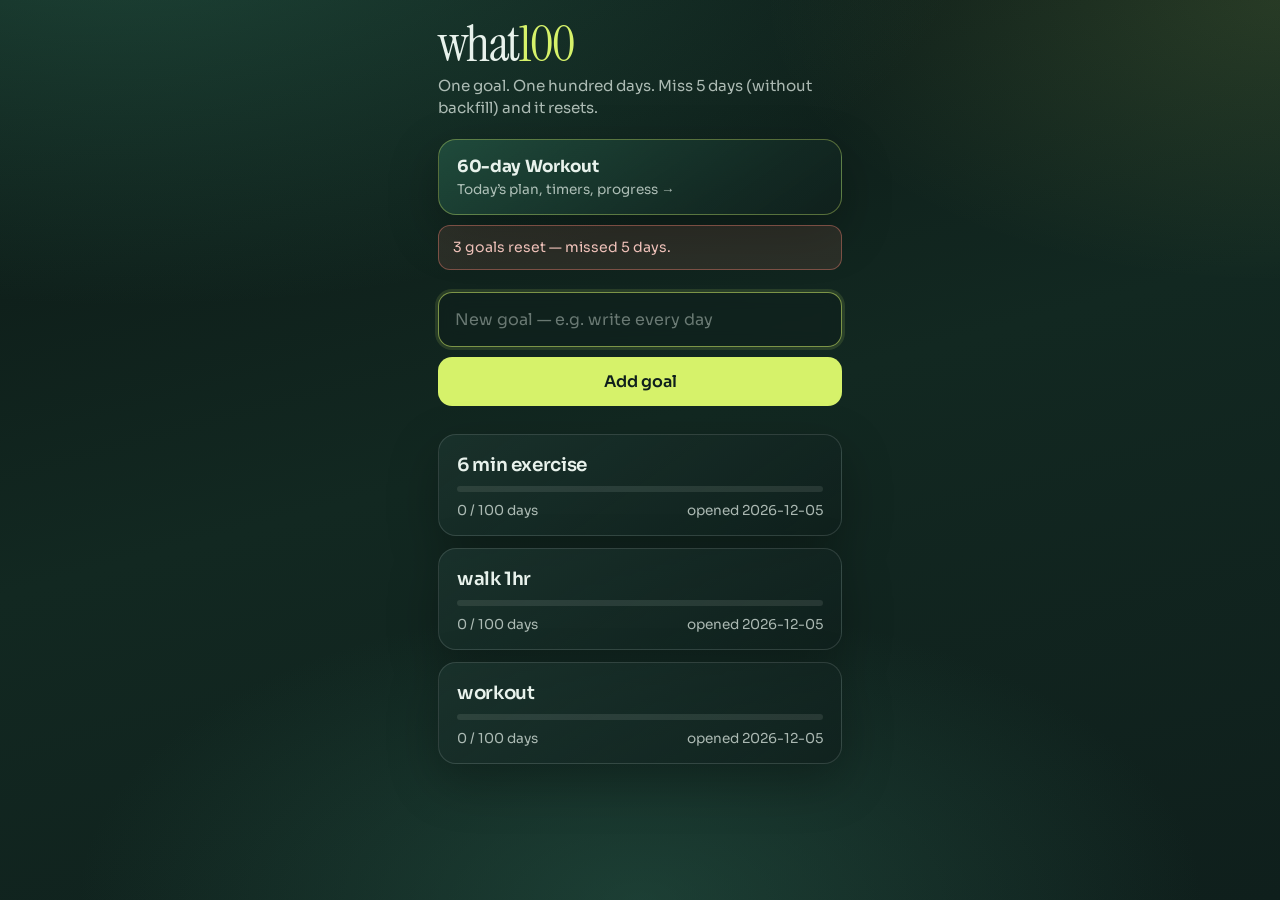
<file: index.html>
<!DOCTYPE html>
<html lang="en">
  <head>
    <meta charset="UTF-8" />
    <meta
      name="viewport"
      content="width=device-width, initial-scale=1, viewport-fit=cover"
    />
    <meta name="theme-color" content="#0f1f1c" />
    <meta name="apple-mobile-web-app-capable" content="yes" />
    <meta name="apple-mobile-web-app-status-bar-style" content="black-translucent" />
    <meta name="apple-mobile-web-app-title" content="what100" />
    <meta name="description" content="Track a 100-day record for each goal." />
    <link rel="manifest" href="./manifest.webmanifest" />
    <link rel="icon" type="image/svg+xml" href="./icons/icon.svg" />
    <link rel="apple-touch-icon" href="./icons/apple-touch-icon.png" />
    <link rel="preconnect" href="https://fonts.googleapis.com" />
    <link rel="preconnect" href="https://fonts.gstatic.com" crossorigin />
    <link
      href="https://fonts.googleapis.com/css2?family=Instrument+Serif:ital@0;1&family=Sora:wght@400;500;600;700&display=swap"
      rel="stylesheet"
    />
    <link rel="stylesheet" href="./styles.css" />
    <title>what100</title>
  </head>
  <body>
    <div class="atmosphere" aria-hidden="true"></div>
    <div id="app" class="app"></div>
    <script src="./app.js"></script>
  </body>
</html>
</file>
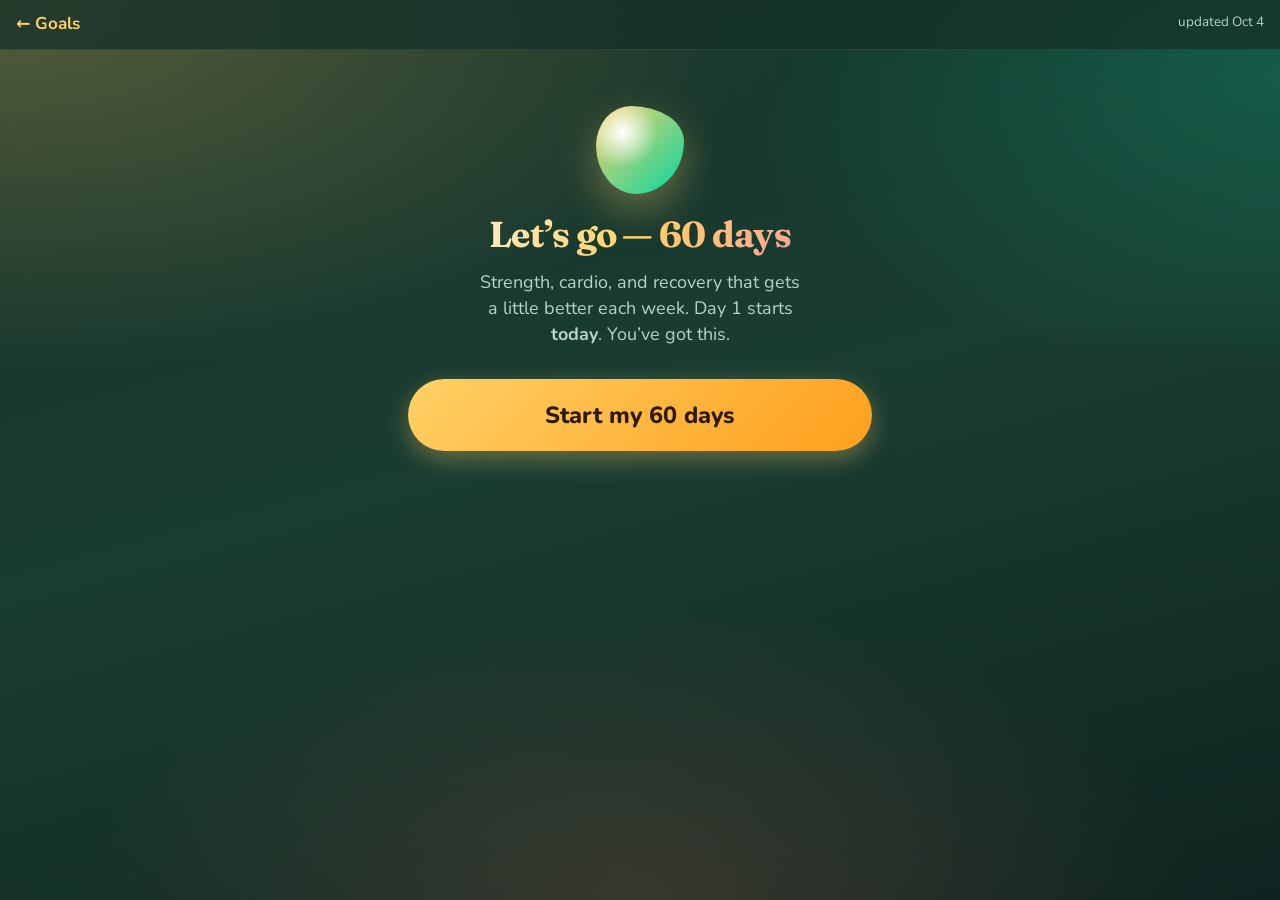
<file: workout.html>
<!DOCTYPE html>
<html lang="en">
<head>
  <meta charset="UTF-8" />
  <meta name="viewport" content="width=device-width, initial-scale=1, viewport-fit=cover" />
  <meta name="theme-color" content="#143028" />
  <meta name="apple-mobile-web-app-capable" content="yes" />
  <meta name="apple-mobile-web-app-status-bar-style" content="black-translucent" />
  <meta name="apple-mobile-web-app-title" content="what100 Workout" />
  <meta name="description" content="60-day workout tracker — what100" />
  <link rel="manifest" href="./manifest.webmanifest" />
  <link rel="preconnect" href="https://fonts.googleapis.com" />
  <link rel="preconnect" href="https://fonts.gstatic.com" crossorigin />
  <link href="https://fonts.googleapis.com/css2?family=Nunito:wght@500;700;800&family=Fraunces:opsz,wght@9..144,600;9..144,700&display=swap" rel="stylesheet" />
  <title>Workout — what100</title>
  <style>
    :root {
      --bg: #143028;
      --surface: rgba(255, 248, 240, 0.08);
      --surface2: rgba(255, 248, 240, 0.14);
      --text: #fff8f0;
      --muted: #b7d4c4;
      --accent: #ffd166;
      --accent-2: #06d6a0;
      --accent-dim: #f4a261;
      --warn: #ffb703;
      --danger: #ff6b6b;
      --work: #ff6b6b;
      --rest: #4cc9f0;
      --radius: 18px;
      --tap: 48px;
      --font: "Nunito", system-ui, sans-serif;
      --display: "Fraunces", Georgia, serif;
      --safe-b: env(safe-area-inset-bottom, 0px);
      --safe-t: env(safe-area-inset-top, 0px);
      --shadow: 0 12px 32px rgba(0, 0, 0, 0.22);
    }
    *, *::before, *::after { box-sizing: border-box; }
    html { font-size: 18px; }
    body {
      margin: 0;
      font-family: var(--font);
      color: var(--text);
      line-height: 1.45;
      min-height: 100dvh;
      padding-top: var(--safe-t);
      padding-bottom: calc(72px + var(--safe-b));
      background:
        radial-gradient(120% 80% at 0% 0%, rgba(255, 209, 102, 0.28), transparent 52%),
        radial-gradient(90% 70% at 100% 8%, rgba(6, 214, 160, 0.22), transparent 48%),
        radial-gradient(80% 60% at 50% 100%, rgba(255, 122, 89, 0.16), transparent 55%),
        linear-gradient(165deg, #143028 0%, #1a3d32 48%, #0f2420 100%);
      background-attachment: fixed;
    }
    a { color: var(--accent); text-decoration: none; font-weight: 700; }
    a:active { opacity: 0.85; }
    .top-nav {
      padding: 12px 16px;
      font-size: 0.95rem;
      border-bottom: 1px solid rgba(255, 255, 255, 0.08);
      background: rgba(20, 48, 40, 0.75);
      backdrop-filter: blur(10px);
      position: sticky;
      top: 0;
      z-index: 50;
    }
    #app {
      padding: 16px;
      max-width: 520px;
      margin: 0 auto;
      animation: rise 320ms ease-out;
    }
    @keyframes rise {
      from { opacity: 0; transform: translateY(10px); }
      to { opacity: 1; transform: translateY(0); }
    }
    h1, h2, h3 { margin: 0 0 0.5rem; font-weight: 700; line-height: 1.25; }
    h1 {
      font-family: var(--display);
      font-size: 1.55rem;
      letter-spacing: -0.02em;
    }
    h2 { font-size: 1.15rem; margin-top: 1.25rem; }
    .muted { color: var(--muted); font-size: 0.88rem; }
    .hint { color: var(--muted); font-size: 0.85rem; margin: 4px 0 10px; }
    .card {
      background: linear-gradient(160deg, rgba(255,248,240,0.12), rgba(255,248,240,0.05));
      border-radius: var(--radius);
      padding: 16px;
      margin-bottom: 14px;
      border: 1px solid rgba(255, 248, 240, 0.12);
      box-shadow: var(--shadow);
      backdrop-filter: blur(8px);
    }
    .progress-bar-wrap {
      height: 12px;
      background: rgba(255, 255, 255, 0.12);
      border-radius: 999px;
      overflow: hidden;
      margin: 10px 0 18px;
    }
    .progress-bar-fill {
      height: 100%;
      background: linear-gradient(90deg, var(--accent-2), var(--accent), #ff8fab);
      border-radius: 999px;
      transition: width 0.4s ease;
      box-shadow: 0 0 12px rgba(255, 209, 102, 0.45);
    }
    .btn {
      display: inline-flex;
      align-items: center;
      justify-content: center;
      min-height: var(--tap);
      min-width: var(--tap);
      padding: 12px 20px;
      border: none;
      border-radius: 999px;
      font-size: 1rem;
      font-weight: 800;
      font-family: inherit;
      cursor: pointer;
      background: var(--surface2);
      color: var(--text);
      touch-action: manipulation;
      transition: transform 140ms ease, filter 140ms ease;
    }
    .btn:active { transform: scale(0.97); }
    .btn-primary {
      background: linear-gradient(135deg, var(--accent), #ff9f1c);
      color: #2b1a08;
      width: 100%;
      box-shadow: 0 8px 24px rgba(255, 209, 102, 0.35);
    }
    .btn-primary:active { filter: brightness(0.95); }
    .btn-ghost {
      background: transparent;
      border: 2px solid rgba(255, 255, 255, 0.18);
    }
    .btn-sm { min-height: 40px; padding: 8px 14px; font-size: 0.9rem; }
    .btn-huge {
      min-height: 72px;
      font-size: 1.3rem;
      width: 100%;
      margin: 8px 0;
    }
    .start-hero {
      text-align: center;
      padding: 40px 12px 28px;
    }
    .start-hero h1 {
      font-size: 2rem;
      background: linear-gradient(120deg, #fff8f0, var(--accent), #ff8fab);
      -webkit-background-clip: text;
      background-clip: text;
      color: transparent;
    }
    .start-blob {
      width: 88px;
      height: 88px;
      margin: 0 auto 18px;
      border-radius: 40% 60% 55% 45% / 45% 40% 60% 55%;
      background:
        radial-gradient(circle at 30% 30%, #fff, transparent 40%),
        linear-gradient(135deg, var(--accent), var(--accent-2));
      animation: blob 4s ease-in-out infinite;
      box-shadow: 0 16px 40px rgba(255, 209, 102, 0.35);
    }
    @keyframes blob {
      0%, 100% { border-radius: 40% 60% 55% 45% / 45% 40% 60% 55%; transform: rotate(0deg); }
      50% { border-radius: 55% 45% 40% 60% / 50% 55% 45% 50%; transform: rotate(6deg); }
    }
    .start-hero p { color: var(--muted); max-width: 320px; margin: 12px auto 24px; }
    .check-row {
      display: flex;
      align-items: flex-start;
      gap: 12px;
      padding: 14px 0;
      border-bottom: 1px solid rgba(255, 255, 255, 0.08);
    }
    .check-row:last-child { border-bottom: none; }
    .check-btn {
      flex-shrink: 0;
      width: var(--tap);
      height: var(--tap);
      border-radius: 16px;
      border: 2px solid rgba(255, 255, 255, 0.28);
      background: rgba(255, 255, 255, 0.04);
      cursor: pointer;
      display: flex;
      align-items: center;
      justify-content: center;
      font-size: 1.4rem;
      color: transparent;
      transition: transform 160ms ease, background 160ms ease, border-color 160ms ease;
    }
    .check-btn.done {
      background: linear-gradient(135deg, var(--accent-2), #80ed99);
      border-color: transparent;
      color: #0d3b2e;
      transform: scale(1.05);
      animation: checkPop 280ms ease;
    }
    @keyframes checkPop {
      0% { transform: scale(0.85); }
      60% { transform: scale(1.12); }
      100% { transform: scale(1.05); }
    }
    .ex-body { flex: 1; min-width: 0; }
    .ex-title { font-weight: 800; }
    .stepper {
      display: flex;
      align-items: center;
      gap: 8px;
      flex-wrap: wrap;
      margin: 8px 0;
    }
    .stepper button {
      width: var(--tap);
      height: var(--tap);
      border-radius: 16px;
      border: none;
      background: rgba(255, 255, 255, 0.12);
      color: var(--text);
      font-size: 1.5rem;
      font-weight: 800;
      cursor: pointer;
      touch-action: manipulation;
    }
    .stepper .val {
      min-width: 56px;
      text-align: center;
      font-weight: 800;
      font-size: 1.1rem;
    }
    .set-row {
      display: flex;
      align-items: center;
      gap: 8px;
      margin: 6px 0;
      flex-wrap: wrap;
    }
    .set-check {
      width: 44px;
      height: 44px;
      border-radius: 14px;
      border: 2px solid rgba(255, 255, 255, 0.28);
      background: transparent;
      cursor: pointer;
      font-size: 1.2rem;
    }
    .set-check.done {
      background: linear-gradient(135deg, var(--accent-2), #80ed99);
      border-color: transparent;
      color: #0d3b2e;
    }
    .habits {
      display: grid;
      grid-template-columns: 1fr 1fr;
      gap: 8px;
    }
    .habit-chip {
      min-height: var(--tap);
      padding: 10px 12px;
      border-radius: 16px;
      border: 1px solid rgba(255, 255, 255, 0.12);
      background: rgba(255, 255, 255, 0.06);
      text-align: left;
      font-size: 0.9rem;
      font-weight: 700;
      font-family: inherit;
      cursor: pointer;
      color: var(--text);
      transition: transform 140ms ease, background 140ms ease;
    }
    .habit-chip.on {
      border-color: transparent;
      background: linear-gradient(135deg, rgba(6, 214, 160, 0.35), rgba(255, 209, 102, 0.25));
      transform: scale(1.02);
    }
    .banner {
      background: linear-gradient(135deg, rgba(255, 183, 3, 0.22), rgba(255, 143, 171, 0.15));
      border: 1px solid rgba(255, 209, 102, 0.45);
      border-radius: var(--radius);
      padding: 14px;
      margin-bottom: 12px;
    }
    .banner-actions { display: flex; gap: 8px; margin-top: 10px; }
    .tab-bar {
      position: fixed;
      bottom: 0;
      left: 0;
      right: 0;
      display: flex;
      background: rgba(20, 48, 40, 0.94);
      backdrop-filter: blur(14px);
      border-top: 1px solid rgba(255, 255, 255, 0.1);
      padding-bottom: var(--safe-b);
      z-index: 100;
    }
    .tab-bar button {
      flex: 1;
      min-height: 60px;
      border: none;
      background: transparent;
      color: var(--muted);
      font-size: 0.78rem;
      font-weight: 800;
      font-family: inherit;
      cursor: pointer;
      padding: 8px 4px;
      transition: color 160ms ease, transform 160ms ease;
    }
    .tab-bar button.active {
      color: var(--accent);
      transform: translateY(-2px);
    }
    .timer-display {
      font-family: var(--display);
      font-size: 4.2rem;
      font-weight: 700;
      text-align: center;
      font-variant-numeric: tabular-nums;
      margin: 24px 0;
    }
    .timer-display.work { color: var(--work); }
    .timer-display.rest { color: var(--rest); }
    .timer-round { text-align: center; font-size: 1.2rem; color: var(--muted); font-weight: 700; }
    .timer-panel { text-align: center; }
    .grid-60 {
      display: grid;
      grid-template-columns: repeat(10, 1fr);
      gap: 5px;
      margin: 12px 0;
    }
    .grid-cell {
      aspect-ratio: 1;
      border-radius: 8px;
      font-size: 0.55rem;
      display: flex;
      align-items: center;
      justify-content: center;
      background: rgba(255, 255, 255, 0.08);
      color: var(--muted);
      font-weight: 700;
    }
    .grid-cell.done {
      background: linear-gradient(135deg, var(--accent-2), #80ed99);
      color: #0d3b2e;
    }
    .grid-cell.missed {
      background: rgba(255, 107, 107, 0.45);
      color: #fff;
      opacity: 0.85;
    }
    .grid-cell.today {
      outline: 2px solid var(--accent);
      outline-offset: 1px;
    }
    .chart-svg { width: 100%; height: 120px; display: block; }
    textarea, input[type="text"], input[type="number"], input[type="date"] {
      width: 100%;
      min-height: var(--tap);
      padding: 10px 12px;
      border-radius: 14px;
      border: 1px solid rgba(255, 255, 255, 0.14);
      background: rgba(0, 0, 0, 0.22);
      color: var(--text);
      font-size: 1rem;
      font-family: inherit;
    }
    label { display: block; margin: 8px 0 4px; font-size: 0.9rem; color: var(--muted); font-weight: 700; }
    .celebrate {
      text-align: center;
      padding: 28px 18px;
      position: relative;
      overflow: hidden;
      animation: pop 0.45s ease;
      background: linear-gradient(160deg, rgba(255, 209, 102, 0.25), rgba(6, 214, 160, 0.18));
      border-color: rgba(255, 209, 102, 0.4);
    }
    .celebrate h2 {
      font-family: var(--display);
      font-size: 1.8rem;
      margin-top: 0;
    }
    .confetti {
      position: absolute;
      inset: 0;
      pointer-events: none;
      background-image:
        radial-gradient(circle at 12% 20%, #ffd166 0 4px, transparent 5px),
        radial-gradient(circle at 82% 18%, #06d6a0 0 5px, transparent 6px),
        radial-gradient(circle at 30% 78%, #ff8fab 0 4px, transparent 5px),
        radial-gradient(circle at 70% 70%, #4cc9f0 0 5px, transparent 6px),
        radial-gradient(circle at 50% 30%, #fff 0 3px, transparent 4px);
      animation: confettiFall 1.2s ease-out;
    }
    @keyframes confettiFall {
      from { opacity: 0; transform: translateY(-12px); }
      to { opacity: 1; transform: translateY(0); }
    }
    @keyframes pop {
      from { transform: scale(0.92); opacity: 0; }
      to { transform: scale(1); opacity: 1; }
    }
    .pick-toggle {
      display: inline-flex;
      align-items: center;
      gap: 8px;
      min-height: 44px;
      margin: 4px 8px 4px 0;
      padding: 8px 14px;
      border-radius: 999px;
      border: 1px solid rgba(255, 255, 255, 0.14);
      cursor: pointer;
      font-size: 0.85rem;
      font-weight: 700;
      background: rgba(255, 255, 255, 0.05);
    }
    .pick-toggle.on {
      border-color: transparent;
      background: linear-gradient(135deg, rgba(6, 214, 160, 0.35), rgba(255, 209, 102, 0.28));
    }
    .level-btns { display: flex; flex-wrap: wrap; gap: 6px; margin: 8px 0; }
    .level-btns button {
      min-height: 40px;
      padding: 8px 12px;
      border-radius: 999px;
      border: 1px solid rgba(255, 255, 255, 0.14);
      background: rgba(255, 255, 255, 0.08);
      color: var(--text);
      font-size: 0.85rem;
      font-weight: 700;
      font-family: inherit;
      cursor: pointer;
    }
    .level-btns button.on {
      border-color: transparent;
      background: linear-gradient(135deg, var(--accent), #ff9f1c);
      color: #2b1a08;
    }
    .rules-list { margin: 0; padding-left: 1.2rem; }
    .rules-list li { margin-bottom: 8px; }
    .hidden { display: none !important; }
    select {
      min-height: var(--tap);
      padding: 10px;
      border-radius: 14px;
      background: rgba(0, 0, 0, 0.22);
      color: var(--text);
      border: 1px solid rgba(255, 255, 255, 0.14);
      font-size: 1rem;
      font-family: inherit;
      width: 100%;
    }
    .phase-chip {
      display: inline-block;
      padding: 4px 12px;
      border-radius: 999px;
      background: rgba(255, 209, 102, 0.2);
      color: var(--accent);
      font-size: 0.8rem;
      font-weight: 800;
      margin-bottom: 8px;
    }
  </style>
</head>
<body>
  <nav class="top-nav"><a href="./index.html">← Goals</a> <span class="muted" style="float:right;font-size:0.75rem">updated Oct 4</span></nav>
  <div id="app"></div>
  <nav class="tab-bar" id="tab-bar" aria-label="Main"></nav>
  <input type="file" id="import-file" accept="application/json" class="hidden" aria-hidden="true" />
  <script>
(function () {
  "use strict";

  const STORAGE_KEY = "what100.workout.v1";
  const CHECKIN_DAYS = [1, 15, 30, 45, 60];
  const PUSH_LEVELS = ["wall", "knees", "standard", "feet raised"];
  const WED_POOL = [
    { id: "goblet_squat", label: "Goblet squats" },
    { id: "pushups", label: "Push-ups" },
    { id: "db_row", label: "DB rows" },
    { id: "ohp", label: "Overhead press" },
    { id: "lunges", label: "Lunges" },
    { id: "chest_press", label: "Chest press" },
    { id: "step_ups", label: "Step-ups" },
  ];
  const WEIGHTED = {
    goblet_squat: { inc: 10, kind: "lower" },
    db_row: { inc: 5, kind: "upper" },
    kb_farmer: { inc: 10, kind: "lower" },
    lunges: { inc: 10, kind: "lower" },
    ohp: { inc: 5, kind: "upper" },
    chest_press: { inc: 5, kind: "upper" },
    step_ups: { inc: 10, kind: "lower" },
  };

  let timerState = {
    running: false,
    mode: null,
    phase: "idle",
    remaining: 0,
    round: 1,
    totalRounds: 1,
    workSec: 20,
    restSec: 40,
    holdTarget: 20,
    intervalId: null,
    countdownId: null,
    wakeLock: null,
  };

  let audioCtx = null;

  function defaultState() {
    return {
      startDate: null,
      unit: "lb",
      sound: true,
      tab: "today",
      exerciseMeta: {},
      progressionOffers: {},
      wedDefaultPicks: ["goblet_squat", "pushups", "db_row", "ohp", "lunges"],
      days: {},
      checkIns: {},
      bodyWeightLog: [],
      exerciseWeightLog: {},
    };
  }

  function loadState() {
    try {
      const raw = localStorage.getItem(STORAGE_KEY);
      if (!raw) return defaultState();
      return { ...defaultState(), ...JSON.parse(raw) };
    } catch {
      return defaultState();
    }
  }

  let state = loadState();

  function save() {
    localStorage.setItem(STORAGE_KEY, JSON.stringify(state));
  }

  function localYMD(d) {
    d = d || new Date();
    const y = d.getFullYear();
    const m = String(d.getMonth() + 1).padStart(2, "0");
    const day = String(d.getDate()).padStart(2, "0");
    return y + "-" + m + "-" + day;
  }

  function parseYMD(s) {
    const p = s.split("-").map(Number);
    return new Date(p[0], p[1] - 1, p[2]);
  }

  function addDays(ymd, n) {
    const d = parseYMD(ymd);
    d.setDate(d.getDate() + n);
    return localYMD(d);
  }

  function daysDiff(fromYmd, toYmd) {
    const a = parseYMD(fromYmd);
    const b = parseYMD(toYmd);
    return Math.round((b - a) / 86400000);
  }

  function programDayFor(ymd) {
    if (!state.startDate) return null;
    const d = daysDiff(state.startDate, ymd);
    if (d < 0) return null;
    if (d >= 60) return 60;
    return d + 1;
  }

  function dateForProgramDay(n) {
    return addDays(state.startDate, n - 1);
  }

  function getPhase(pd) {
    if (pd <= 14) return { key: "foundation", name: "Foundation", sets: 3, repMin: 10, repMax: 12, sprintRounds: 6, sprintRest: 40, hiitRounds: 2, hiitHard: 240, hiitEasy: 180, weeklyCardio: 90, plankTarget: 20 };
    if (pd <= 28) return { key: "build", name: "Build", sets: 3, repMin: 12, repMax: 12, sprintRounds: 8, sprintRest: 30, hiitRounds: 3, hiitHard: 240, hiitEasy: 180, weeklyCardio: 120, plankTarget: 30 };
    if (pd <= 42) return { key: "push", name: "Push", sets: 4, repMin: 8, repMax: 10, sprintRounds: 8, sprintRest: 20, hiitRounds: 4, hiitHard: 240, hiitEasy: 180, weeklyCardio: 150, plankTarget: 40 };
    if (pd <= 56) return { key: "peak", name: "Peak", sets: 4, repMin: 8, repMax: 10, sprintRounds: 10, sprintRest: 20, hiitRounds: 4, hiitHard: 240, hiitEasy: 180, weeklyCardio: 165, plankTarget: 50, finisher: true };
    return { key: "finish", name: "Finish", sets: 2, repMin: 8, repMax: 10, sprintRounds: 0, sprintRest: 40, hiitRounds: 0, hiitHard: 240, hiitEasy: 180, weeklyCardio: 90, plankTarget: 60, light: true };
  }

  function weekdayMon0(ymd) {
    const d = parseYMD(ymd).getDay();
    return d === 0 ? 6 : d - 1;
  }

  function ensureMeta(exId) {
    if (!state.exerciseMeta[exId]) {
      state.exerciseMeta[exId] = {
        weight: 25,
        pushLevel: 0,
        lastSets: [],
        lastDate: null,
      };
    }
    return state.exerciseMeta[exId];
  }

  function displayWeight(lb) {
    if (state.unit === "kg") return Math.round(lb * 0.453592 * 10) / 10;
    return lb;
  }

  function unitLabel() {
    return state.unit === "kg" ? "kg" : "lb";
  }

  function ensureDay(ymd) {
    if (!state.days[ymd]) {
      state.days[ymd] = {
        completed: false,
        skipped: false,
        miniWorkout: false,
        habits: { steps: false, protein: false, sleep: false, water: false },
        items: {},
        playNote: "",
        wedPicks: state.wedDefaultPicks.slice(),
        easyCardioMin: 0,
        celebrationShown: false,
      };
    }
    return state.days[ymd];
  }

  function getItem(day, itemId) {
    const d = ensureDay(day);
    if (!d.items[itemId]) {
      d.items[itemId] = { checked: false, sets: [], minutes: 0, level: null };
    }
    return d.items[itemId];
  }

  function weightStep(exId) {
    const cfg = WEIGHTED[exId];
    return cfg && cfg.kind === "lower" ? 10 : 5;
  }

  function initWeightedSets(day, exId, phase, storageId) {
    const sid = storageId || exId;
    const item = getItem(day, sid);
    const meta = ensureMeta(exId);
    if (item.sets.length === 0) {
      const n = phase.sets;
      const defReps = phase.repMax;
      for (let i = 0; i < n; i++) {
        const prev = meta.lastSets[i];
        item.sets.push({
          weight: meta.weight,
          reps: prev != null ? prev : defReps,
          done: false,
        });
      }
    }
    return item;
  }

  function initRepSets(day, exId, phase, storageId) {
    const sid = storageId || exId;
    const item = getItem(day, sid);
    const meta = ensureMeta(exId);
    if (item.sets.length === 0) {
      const n = phase.sets;
      const defReps = phase.repMax;
      for (let i = 0; i < n; i++) {
        const prev = meta.lastSets[i];
        item.sets.push({ reps: prev != null ? prev : defReps, done: false });
      }
    }
    return item;
  }

  function renderRepSets(exId, day, phase, storageId) {
    const sid = storageId || exId;
    const item = initRepSets(day, exId, phase, sid);
    const m = ensureMeta(exId);
    let html = '<div class="hint">' + (m.lastSets.length ? "Last time: " + m.lastSets.join(", ") + " reps" : "") + "</div>";
    item.sets.forEach((set, i) => {
      html +=
        '<div class="set-row"><button type="button" class="set-check' +
        (set.done ? " done" : "") +
        '" data-action="set-toggle" data-ex="' +
        sid +
        '" data-idx="' +
        i +
        '">' +
        (set.done ? "✓" : "") +
        '</button><span>Set ' +
        (i + 1) +
        '</span><div class="stepper"><button type="button" data-action="set-reps" data-ex="' +
        sid +
        '" data-idx="' +
        i +
        '" data-delta="-1">−</button><span class="val">' +
        set.reps +
        ' reps</span><button type="button" data-action="set-reps" data-ex="' +
        sid +
        '" data-idx="' +
        i +
        '" data-delta="1">+</button></div></div>';
    });
    return html;
  }

  function lastTimeLine(exId) {
    const m = state.exerciseMeta[exId];
    if (!m || !m.lastSets || !m.lastSets.length) return "";
    const w = displayWeight(m.weight);
    return "Last time: " + w + " " + unitLabel() + " × " + m.lastSets.join(", ");
  }

  function maybeOfferProgression(exId) {
    const m = ensureMeta(exId);
    const cfg = WEIGHTED[exId];
    if (!cfg || !m.lastSets.length) return;
    const phase = getPhase(programDayFor(m.lastDate) || 1);
    const top = phase.repMax;
    if (m.lastSets.every((r) => r >= top)) {
      const offer = m.weight + cfg.inc;
      if (state.progressionOffers[exId] !== offer) {
        state.progressionOffers[exId] = offer;
      }
    }
  }

  function commitExerciseLog(exId, item) {
    const m = ensureMeta(exId);
    m.lastSets = item.sets.filter((s) => s.done).map((s) => s.reps);
    if (!m.lastSets.length) return;
    m.lastDate = state._activeYmd || localYMD();
    if (WEIGHTED[exId]) {
      m.weight = item.sets[0].weight;
      if (!state.exerciseWeightLog[exId]) state.exerciseWeightLog[exId] = [];
      state.exerciseWeightLog[exId].push({ date: m.lastDate, weight: m.weight });
      maybeOfferProgression(exId);
    }
  }

  function weekStartYmd(ymd) {
    const d = parseYMD(ymd);
    const mon = weekdayMon0(ymd);
    d.setDate(d.getDate() - mon);
    return localYMD(d);
  }

  function weeklyEasyCardioMinutes(ymd) {
    const ws = weekStartYmd(ymd);
    let total = 0;
    for (let i = 0; i < 7; i++) {
      const key = addDays(ws, i);
      const day = state.days[key];
      if (day) total += day.easyCardioMin || 0;
    }
    return total;
  }

  function streakCount() {
    if (!state.startDate) return 0;
    const today = localYMD();
    let streak = 0;
    let ymd = today;
    while (true) {
      const pd = programDayFor(ymd);
      if (pd == null || pd < 1) break;
      const day = state.days[ymd];
      if (day && (day.completed || day.skipped || day.miniWorkout)) {
        streak++;
        ymd = addDays(ymd, -1);
      } else if (ymd === today) {
        ymd = addDays(ymd, -1);
      } else break;
    }
    return streak;
  }

  function beep() {
    if (!state.sound) return;
    try {
      if (!audioCtx) audioCtx = new (window.AudioContext || window.webkitAudioContext)();
      const o = audioCtx.createOscillator();
      const g = audioCtx.createGain();
      o.connect(g);
      g.connect(audioCtx.destination);
      o.frequency.value = 880;
      g.gain.setValueAtTime(0.15, audioCtx.currentTime);
      g.gain.exponentialRampToValueAtTime(0.01, audioCtx.currentTime + 0.15);
      o.start();
      o.stop(audioCtx.currentTime + 0.15);
    } catch (_) {}
    try { navigator.vibrate && navigator.vibrate(120); } catch (_) {}
  }

  async function requestWakeLock() {
    try {
      if ("wakeLock" in navigator && !timerState.wakeLock) {
        timerState.wakeLock = await navigator.wakeLock.request("screen");
      }
    } catch (_) {}
  }

  function releaseWakeLock() {
    try {
      if (timerState.wakeLock) {
        timerState.wakeLock.release();
        timerState.wakeLock = null;
      }
    } catch (_) {}
  }

  function stopTimer() {
    if (timerState.intervalId) clearInterval(timerState.intervalId);
    if (timerState.countdownId) clearInterval(timerState.countdownId);
    timerState.intervalId = null;
    timerState.countdownId = null;
    timerState.running = false;
    timerState.phase = "idle";
    releaseWakeLock();
    render();
  }

  function startCountdownThenRun(fn) {
    const savedPhase = timerState.phase;
    const savedRemaining = timerState.remaining;
    let c = 3;
    timerState.phase = "countdown";
    timerState.remaining = c;
    render();
    beep();
    timerState.countdownId = setInterval(() => {
      c--;
      timerState.remaining = c;
      if (c <= 0) {
        clearInterval(timerState.countdownId);
        timerState.countdownId = null;
        timerState.phase = savedPhase;
        timerState.remaining = savedRemaining;
        fn();
      } else beep();
      render();
    }, 1000);
  }

  function timerTick() {
    timerState.remaining--;
    if (timerState.remaining <= 0) {
      beep();
      if (timerState.mode === "sprint") {
        if (timerState.phase === "work") {
          timerState.phase = "rest";
          timerState.remaining = timerState.restSec;
        } else {
          if (timerState.round >= timerState.totalRounds) {
            stopTimer();
            return;
          }
          timerState.round++;
          timerState.phase = "work";
          timerState.remaining = timerState.workSec;
        }
      } else if (timerState.mode === "hiit") {
        if (timerState.phase === "work") {
          timerState.phase = "rest";
          timerState.remaining = timerState.restSec;
        } else {
          if (timerState.round >= timerState.totalRounds) {
            stopTimer();
            return;
          }
          timerState.round++;
          timerState.phase = "work";
          timerState.remaining = timerState.workSec;
        }
      } else if (timerState.mode === "hold" || timerState.mode === "meditation" || timerState.mode === "rest") {
        stopTimer();
        return;
      }
    }
    render();
  }

  function runTimerInterval() {
    requestWakeLock();
    timerState.running = true;
    timerState.intervalId = setInterval(timerTick, 1000);
    render();
  }

  function loadTimerForToday() {
    const ymd = localYMD();
    const pd = programDayFor(ymd);
    if (!pd) return;
    const phase = getPhase(pd);
    const wd = weekdayMon0(ymd);
    if (wd === 1 && !phase.light) {
      timerState.mode = "sprint";
      timerState.workSec = 20;
      timerState.restSec = phase.sprintRest;
      timerState.totalRounds = phase.sprintRounds;
    } else if (wd === 3 && !phase.light) {
      timerState.mode = "hiit";
      timerState.workSec = phase.hiitHard;
      timerState.restSec = phase.hiitEasy;
      timerState.totalRounds = phase.hiitRounds;
    }
  }

  function esc(s) {
    return String(s)
      .replace(/&/g, "&amp;")
      .replace(/</g, "&lt;")
      .replace(/"/g, "&quot;");
  }

  function renderWeightedSets(exId, day, phase, storageId) {
    const sid = storageId || exId;
    const item = initWeightedSets(day, exId, phase, sid);
    let html = '<div class="hint">' + esc(lastTimeLine(exId)) + "</div>";
    item.sets.forEach((set, i) => {
      html +=
        '<div class="set-row" data-set-row="' +
        exId +
        '" data-set-idx="' +
        i +
        '">' +
        '<button type="button" class="set-check' +
        (set.done ? " done" : "") +
        '" data-action="set-toggle" data-ex="' +
        sid +
        '" data-idx="' +
        i +
        '" aria-label="Log set ' +
        (i + 1) +
        '">' +
        (set.done ? "✓" : "") +
        "</button>" +
        '<span>Set ' +
        (i + 1) +
        "</span>" +
        '<div class="stepper">' +
        '<button type="button" data-action="set-weight" data-ex="' +
        sid +
        '" data-meta="' +
        exId +
        '" data-idx="' +
        i +
        '" data-delta="-' +
        weightStep(exId) +
        '">−</button>' +
        '<span class="val">' +
        displayWeight(set.weight) +
        " " +
        unitLabel() +
        "</span>" +
        '<button type="button" data-action="set-weight" data-ex="' +
        sid +
        '" data-meta="' +
        exId +
        '" data-idx="' +
        i +
        '" data-delta="' +
        weightStep(exId) +
        '">+</button>' +
        "</div>" +
        '<div class="stepper">' +
        '<button type="button" data-action="set-reps" data-ex="' +
        sid +
        '" data-idx="' +
        i +
        '" data-delta="-1">−</button>' +
        '<span class="val">' +
        set.reps +
        " reps</span>" +
        '<button type="button" data-action="set-reps" data-ex="' +
        sid +
        '" data-idx="' +
        i +
        '" data-delta="1">+</button>' +
        "</div></div>";
    });
    return html;
  }

  function renderCheckItem(num, title, hint, day, itemId, extra) {
    const item = getItem(day, itemId);
    return (
      '<div class="check-row">' +
      '<button type="button" class="check-btn' +
      (item.checked ? " done" : "") +
      '" data-action="item-check" data-day="' +
      day +
      '" data-id="' +
      itemId +
      '" aria-label="Toggle">' +
      (item.checked ? "✓" : "") +
      "</button>" +
      '<div class="ex-body"><div class="ex-title">' +
      num +
      ". " +
      esc(title) +
      "</div>" +
      (hint ? '<div class="hint">' + esc(hint) + "</div>" : "") +
      (extra || "") +
      "</div></div>"
    );
  }

  function renderProgressionBanners() {
    let h = "";
    Object.keys(state.progressionOffers).forEach((exId) => {
      const offer = state.progressionOffers[exId];
      const names = {
        goblet_squat: "Goblet squats",
        db_row: "Rows",
        kb_farmer: "KB / farmer",
        lunges: "Lunges",
        ohp: "Overhead press",
        chest_press: "Chest press",
        step_ups: "Step-ups",
      };
      h +=
        '<div class="banner" data-ex="' +
        exId +
        '"><strong>' +
        esc(names[exId] || exId) +
        "</strong>: Go up to " +
        displayWeight(offer) +
        " " +
        unitLabel() +
        "?" +
        '<div class="banner-actions">' +
        '<button type="button" class="btn btn-sm btn-primary" data-action="prog-accept" data-ex="' +
        exId +
        '">Yes, increase</button>' +
        '<button type="button" class="btn btn-sm btn-ghost" data-action="prog-decline" data-ex="' +
        exId +
        '">Keep same</button>' +
        "</div></div>";
    });
    return h;
  }

  function renderTodayWorkout(ymd, pd, phase) {
    const wd = weekdayMon0(ymd);
    const dayRec = ensureDay(ymd);
    state._activeYmd = ymd;
    let html = "";
    const finishLight = phase.light;

    if (wd === 6) {
      html += renderCheckItem(1, "Gentle yoga / stretch 20–30 min", "Move slowly; no forcing stretches.", ymd, "sun_yoga");
      html += renderCheckItem(
        2,
        "Mindfulness meditation 15–20 min",
        "Sit comfortably; return to breath when mind wanders.",
        ymd,
        "sun_meditation",
        '<button type="button" class="btn btn-sm" data-action="timer-meditation">Start meditation timer</button>'
      );
    } else if (wd === 0) {
      html += renderCheckItem(1, "General warm-up 5 min", "Easy movement to raise heart rate.", ymd, "mon_warm1");
      html += renderCheckItem(2, "Dynamic warm-up 5 min", "Arm circles, leg swings, high knees, lateral lunges.", ymd, "mon_warm2");
      html += renderCheckItem(
        3,
        "Goblet squats",
        phase.sets + "×" + phase.repMin + "–" + phase.repMax + ". Chest tall, elbows inside knees.",
        ymd,
        "goblet_squat",
        renderWeightedSets("goblet_squat", ymd, phase)
      );
      const pu = getItem(ymd, "pushups");
      const meta = ensureMeta("pushups");
      let lvl = '<div class="level-btns">';
      PUSH_LEVELS.forEach((lab, i) => {
        lvl +=
          '<button type="button" class="' +
          ((pu.level != null ? pu.level : meta.pushLevel) === i ? "on" : "") +
          '" data-action="push-level" data-day="' +
          ymd +
          '" data-lvl="' +
          i +
          '">' +
          lab +
          "</button>";
      });
      lvl += "</div>";
      html += renderCheckItem(4, "Push-ups", "Choose level; full range, core tight.", ymd, "pushups", lvl + renderRepSets("pushups", ymd, phase));
      html += renderCheckItem(
        5,
        "Single-arm dumbbell rows",
        "Flat back; pull elbow to hip.",
        ymd,
        "db_row",
        renderWeightedSets("db_row", ymd, phase)
      );
      const kb = getItem(ymd, "kb_farmer");
      html += renderCheckItem(
        6,
        "Kettlebell swings or farmer's walks",
        "3×30 sec work. Hip hinge on swings; tall posture on carries.",
        ymd,
        "kb_farmer",
        renderWeightedSets("kb_farmer", ymd, { sets: 3, repMax: 30, repMin: 30 }) +
          '<button type="button" class="btn btn-sm" data-action="timer-hold" data-sec="30">30s interval timer</button>'
      );
      const plankT = phase.plankTarget;
      html += renderCheckItem(
        7,
        "Plank hold",
        "Target " + plankT + "s. Glutes on, neck neutral.",
        ymd,
        "plank",
        '<button type="button" class="btn btn-sm" data-action="timer-hold" data-sec="' + plankT + '">Start ' + plankT + 's timer</button>'
      );
      html += renderCheckItem(8, "Stability 5–10 min", "Single-leg balance, bird dog, single-leg RDL, toe touch, plank shoulder taps, dead bugs.", ymd, "mon_stability");
      html += renderCheckItem(9, "Easy cardio 25 min", "60–70% effort — you can still talk.", ymd, "easy_cardio_mon", renderEasyCardioStepper(ymd, "easy_cardio_mon", 25));
      if (phase.finisher) {
        html += renderCheckItem(10, "Finisher circuit 5 min", "10 KB swings, 10 push-ups, 10 squats — repeat.", ymd, "peak_finisher");
      }
    } else if (wd === 1) {
      if (finishLight) {
        html += renderCheckItem(1, "Easy walk", "Finish phase — keep it light.", ymd, "finish_walk", renderEasyCardioStepper(ymd, "finish_walk", 30));
      } else {
        html += renderCheckItem(
          1,
          "Sprint rounds",
          phase.sprintRounds + "×20s hard + " + phase.sprintRest + "s rest. Run, bike, or bodyweight.",
          ymd,
          "tue_sprints",
          '<button type="button" class="btn btn-primary btn-sm" data-action="timer-sprint">Open sprint timer</button>'
        );
        html += renderCheckItem(2, "Easy cardio (rest of ~60 min)", "Stay at 60–70%; conversation pace.", ymd, "tue_easy", renderEasyCardioStepper(ymd, "tue_easy", 40));
      }
    } else if (wd === 2) {
      html += renderCheckItem(1, "Dynamic stretching 10 min", "Leg swings, hip circles, arm reaches.", ymd, "wed_dynamic");
      let picks = '<div class="hint">Tap to add/remove (4–5 moves, ~30 min):</div>';
      WED_POOL.forEach((p) => {
        const on = dayRec.wedPicks.includes(p.id);
        picks +=
          '<span class="pick-toggle' +
          (on ? " on" : "") +
          '" data-action="wed-toggle" data-day="' +
          ymd +
          '" data-id="' +
          p.id +
          '">' +
          esc(p.label) +
          "</span>";
      });
      html += renderCheckItem(2, "Strength block", "Your selected moves below.", ymd, "wed_strength_block", picks);
      dayRec.wedPicks.forEach((exId, idx) => {
        const label = (WED_POOL.find((p) => p.id === exId) || {}).label || exId;
        const itemId = "wed_" + exId;
        const extra = exId === "pushups" ? renderRepSets(exId, ymd, phase, itemId) : renderWeightedSets(exId, ymd, phase, itemId);
        html += renderCheckItem("2." + (idx + 1), label, "", ymd, itemId, extra);
      });
      html += renderCheckItem(3, "Yoga 15 min", "Cat-cow, cobbler, tree, cobra.", ymd, "wed_yoga");
      html += renderCheckItem(4, "Static stretching 5 min", "Hold 30s per major muscle.", ymd, "wed_static");
    } else if (wd === 3) {
      if (finishLight) {
        html += renderCheckItem(1, "Easy walk + mobility", "Skip 4×4 this week; easy movement only.", ymd, "finish_walk_thu", renderEasyCardioStepper(ymd, "finish_walk_thu", 30));
      } else {
        html += renderCheckItem(1, "Warm-up 10 min", "Gradually build effort.", ymd, "thu_warm");
        html +=
          renderCheckItem(
            2,
            "Norwegian 4×4 intervals",
            phase.hiitRounds + " rounds: 4 min Hard cardio + 3 min easy. Hard = uncomfortable but controlled; last round as strong as first. Bike, rower, incline, or stairs. Finish ≥4h before bed.",
            ymd,
            "thu_hiit",
            '<button type="button" class="btn btn-primary btn-sm" data-action="timer-hiit">Start 4×4 timer</button>'
          ) +
          '<div class="hint">Label hard efforts as “Hard cardio” — strong but controlled.</div>';
        html += renderCheckItem(3, "Cooldown 5 min", "Easy spin or walk down.", ymd, "thu_cool");
      }
    } else if (wd === 4) {
      html += renderCheckItem(1, "General warm-up 5 min", "", ymd, "fri_warm1");
      html += renderCheckItem(2, "Dynamic warm-up 5 min", "", ymd, "fri_warm2");
      html += renderCheckItem(3, "Lunges", "Step long; front knee over ankle.", ymd, "lunges", renderWeightedSets("lunges", ymd, phase));
      html += renderCheckItem(4, "Overhead press", "Ribs down; bar/path over mid-foot.", ymd, "ohp", renderWeightedSets("ohp", ymd, phase));
      html += renderCheckItem(5, "Dumbbell chest press", "Shoulder blades pinched.", ymd, "chest_press", renderWeightedSets("chest_press", ymd, phase));
      html += renderCheckItem(
        6,
        "Side plank each side",
        "Hips high; hold target " + phase.plankTarget / 2 + "s per side.",
        ymd,
        "side_plank",
        '<button type="button" class="btn btn-sm" data-action="timer-hold" data-sec="' + Math.round(phase.plankTarget / 2) + '">Side timer</button>'
      );
      html += renderCheckItem(7, "Step-ups each leg", "Full foot on box; drive through heel.", ymd, "step_ups", renderWeightedSets("step_ups", ymd, phase));
      html += renderCheckItem(8, "Stability 5–10 min", "Same as Monday list.", ymd, "fri_stability");
    } else if (wd === 5) {
      const item = getItem(ymd, "sat_play");
      html += renderCheckItem(1, "Play", "Sport, hike, dance — anything fun and active.", ymd, "sat_play");
      html +=
        '<label for="play-note">What did you do?</label><textarea id="play-note" rows="3" data-action="play-note" data-day="' +
        ymd +
        '" placeholder="Pick-up soccer, long walk with kids…">' +
        esc(dayRec.playNote || "") +
        "</textarea>";
    }

    return html;
  }

  function renderEasyCardioStepper(ymd, itemId, suggest) {
    const day = ensureDay(ymd);
    const item = getItem(ymd, itemId);
    const min = item.minutes || day.easyCardioMin || 0;
    return (
      '<div class="stepper">' +
      '<button type="button" data-action="cardio-min" data-day="' +
      ymd +
      '" data-id="' +
      itemId +
      '" data-delta="-5">−5</button>' +
      '<span class="val">' +
      min +
      " min logged</span>" +
      '<button type="button" data-action="cardio-min" data-day="' +
      ymd +
      '" data-id="' +
      itemId +
      '" data-delta="5">+5</button>' +
      "</div>" +
      (suggest ? '<div class="hint">Suggested ~' + suggest + " min.</div>" : "")
    );
  }

  function renderFuelReminders() {
    return (
      '<div class="card"><h2>Fuel</h2>' +
      '<p class="hint"><strong>Pre-workout:</strong> Light meal 1–2 h before — carbs + a little protein (toast + eggs, yogurt + fruit).</p>' +
      '<p class="hint"><strong>Post-workout:</strong> Protein + carbs within ~60 minutes.</p></div>'
    );
  }

  function renderHabits(ymd) {
    const h = ensureDay(ymd).habits;
    const labels = {
      steps: "8–10k steps",
      protein: "Protein goal",
      sleep: "7–8 h sleep",
      water: "Water",
    };
    let html = '<h2>Habits</h2><div class="habits">';
    Object.keys(labels).forEach((k) => {
      html +=
        '<button type="button" class="habit-chip' +
        (h[k] ? " on" : "") +
        '" data-action="habit" data-day="' +
        ymd +
        '" data-key="' +
        k +
        '">' +
        labels[k] +
        (h[k] ? " ✓" : "") +
        "</button>";
    });
    return html + "</div>";
  }

  function renderMissedBanner() {
    const today = localYMD();
    const yest = addDays(today, -1);
    const pdY = programDayFor(yest);
    if (!pdY) return "";
    const day = state.days[yest];
    if (day && day.skipped) {
      return (
        '<div class="card">' +
        "<p>Yesterday (Day " +
        pdY +
        ') was skipped. <button type="button" class="btn btn-sm btn-ghost" data-action="undo-skip" data-day="' +
        yest +
        '">Undo skip</button></p>' +
        "</div>"
      );
    }
    if (day && (day.completed || day.miniWorkout)) return "";
    return (
      '<div class="card">' +
      "<p>Yesterday's session (Day " +
      pdY +
      ") is still open.</p>" +
      '<button type="button" class="btn btn-sm" data-action="catchup" data-day="' +
      yest +
      '">Do it today</button> ' +
      '<button type="button" class="btn btn-sm btn-ghost" data-action="skip-day" data-day="' +
      yest +
      '">Skip it</button>' +
      "</div>"
    );
  }

  function renderCheckIn(ymd, pd) {
    if (!CHECKIN_DAYS.includes(pd)) return "";
    const key = String(pd);
    const ci = state.checkIns[key] || {};
    return (
      '<div class="card"><h2>Check-in — Day ' +
      pd +
      "</h2>" +
      '<p class="hint">Best in the morning, before eating.</p>' +
      '<label>Body weight (' +
      unitLabel() +
      ')</label><input type="text" data-action="checkin" data-key="' +
      key +
      '" data-field="weight" value="' +
      esc(ci.weight || "") +
      '" />' +
      '<label>Waist (in or cm)</label><input type="text" data-action="checkin" data-key="' +
      key +
      '" data-field="waist" value="' +
      esc(ci.waist || "") +
      '" />' +
      '<label>Max push-ups</label><input type="text" data-action="checkin" data-key="' +
      key +
      '" data-field="pushups" value="' +
      esc(ci.pushups || "") +
      '" />' +
      '<label>Plank hold (sec)</label><input type="text" data-action="checkin" data-key="' +
      key +
      '" data-field="plank" value="' +
      esc(ci.plank || "") +
      '" />' +
      '<label>Goblet squat weight</label><input type="text" data-action="checkin" data-key="' +
      key +
      '" data-field="goblet" value="' +
      esc(ci.goblet || "") +
      '" />' +
      '<label>Photo note (URL or description)</label><input type="text" data-action="checkin" data-key="' +
      key +
      '" data-field="photo" value="' +
      esc(ci.photo || "") +
      '" />' +
      "</div>"
    );
  }

  function renderToday() {
    if (!state.startDate) {
      return (
        '<div class="start-hero">' +
        '<div class="start-blob" aria-hidden="true"></div>' +
        "<h1>Let’s go — 60 days</h1>" +
        "<p>Strength, cardio, and recovery that gets a little better each week. Day 1 starts <strong>today</strong>. You’ve got this.</p>" +
        '<button type="button" class="btn btn-primary btn-huge" data-action="start-program">Start my 60 days</button>' +
        "</div>"
      );
    }
    const ymd = state.viewDay || localYMD();
    const pd = programDayFor(ymd);
    if (!pd) {
      return '<p class="muted">This date is outside your 60-day window.</p>';
    }
    const phase = getPhase(pd);
    const dayRec = ensureDay(ymd);
    let html = renderProgressionBanners();
    html += renderMissedBanner();
    html += '<div class="phase-chip">' + phase.name + " phase</div>";
    html += '<h1>Day ' + pd + " of 60</h1>";
    if (pd === 60) {
      html += '<div class="banner"><strong>Retest day</strong> — repeat your check-in moves and compare to Day 1.</div>';
    }
    html += '<div class="progress-bar-wrap"><div class="progress-bar-fill" style="width:' + Math.min(100, (pd / 60) * 100) + '%"></div></div>';
    if (state.viewDay && state.viewDay !== localYMD()) {
      html += '<p class="muted">Viewing ' + ymd + ' <button type="button" class="btn btn-sm" data-action="view-today">Back to today</button></p>';
    }
    html += renderFuelReminders();
    html += '<div class="card">' + renderTodayWorkout(ymd, pd, phase) + "</div>";
    html += '<div class="card">' + renderHabits(ymd) + "</div>";
    html += renderCheckIn(ymd, pd);

    if (!dayRec.completed && !dayRec.skipped) {
      html +=
        '<button type="button" class="btn btn-primary" data-action="finish-workout" data-day="' +
        ymd +
        '">Finish workout</button>' +
        '<p class="hint" style="margin-top:16px">No time today?</p>' +
        '<button type="button" class="btn btn-ghost" data-action="mini-workout" data-day="' +
        ymd +
        '">11-min backup workout</button>' +
        '<div class="hint">2 min warm-up, 8×20s hard / 20s rest, 4 min walk + stretch. Counts as done.</div>';
    } else if (dayRec.completed && !dayRec.celebrationShown) {
      dayRec.celebrationShown = true;
      save();
      html +=
        '<div class="celebrate card"><div class="confetti" aria-hidden="true"></div><h2>You did it!</h2><p>Day ' +
        pd +
        " is in the books. Be proud — recovery counts too.</p></div>";
    } else if (dayRec.miniWorkout) {
      html += '<p class="muted">Today: 11-min backup completed.</p>';
    } else if (dayRec.skipped) {
      html += '<p class="muted">This day was skipped — program continues. <button type="button" class="btn btn-sm btn-ghost" data-action="undo-skip" data-day="' + ymd + '">Undo skip</button></p>';
    }
    return html;
  }

  function renderTimerTab() {
    loadTimerForToday();
    const ts = timerState;
    let modeLabel = "Timer";
    if (ts.mode === "sprint") modeLabel = "Sprint " + ts.workSec + "s / " + ts.restSec + "s rest";
    if (ts.mode === "hiit") modeLabel = "Hard cardio 4 min / easy 3 min";
    if (ts.mode === "hold") modeLabel = "Hold timer";
    if (ts.mode === "meditation") modeLabel = "Meditation";
    if (ts.mode === "rest") modeLabel = "Rest";

    let html = '<h1>Timer</h1><p class="muted">' + esc(modeLabel) + "</p>";
    html += '<div class="timer-panel">';
    if (ts.phase === "countdown") {
      html += '<div class="timer-display">' + ts.remaining + "</div><p>Get ready…</p>";
    } else if (ts.running || ts.phase !== "idle") {
      const cls = ts.phase === "work" || ts.mode === "hold" ? "work" : "rest";
      html +=
        '<div class="timer-display ' +
        cls +
        '">' +
        formatTime(ts.remaining) +
        "</div>" +
        '<div class="timer-round">Round ' +
        ts.round +
        " / " +
        ts.totalRounds +
        "</div>";
      html += '<button type="button" class="btn btn-ghost" data-action="timer-stop">Stop</button>';
    } else {
      html += '<div class="timer-display">—</div>';
      html += '<button type="button" class="btn btn-primary btn-huge" data-action="timer-start-main">Start</button>';
    }
    html += "</div>";
    html += '<h2>More timers</h2>';
    html += '<button type="button" class="btn" data-action="timer-hold" data-sec="20">Plank hold</button> ';
    html += '<button type="button" class="btn" data-action="timer-rest" data-sec="60">Rest 60s</button> ';
    html += '<button type="button" class="btn" data-action="timer-rest" data-sec="90">Rest 90s</button> ';
    html += '<button type="button" class="btn" data-action="timer-meditation">Meditation 15 min</button>';
    return html;
  }

  function formatTime(sec) {
    const m = Math.floor(sec / 60);
    const s = sec % 60;
    return m + ":" + String(s).padStart(2, "0");
  }

  function simpleLineChart(points, color) {
    if (!points.length) return '<p class="muted">No data yet.</p>';
    const w = 300;
    const h = 100;
    const xs = points.map((p, i) => i);
    const ys = points.map((p) => p.v);
    const minY = Math.min.apply(null, ys);
    const maxY = Math.max.apply(null, ys);
    const range = maxY - minY || 1;
    const coords = points.map((p, i) => {
      const x = (i / Math.max(1, points.length - 1)) * (w - 10) + 5;
      const y = h - 5 - ((p.v - minY) / range) * (h - 10);
      return x + "," + y;
    });
    return (
      '<svg class="chart-svg" viewBox="0 0 ' +
      w +
      " " +
      h +
      '" preserveAspectRatio="none"><polyline fill="none" stroke="' +
      color +
      '" stroke-width="2" points="' +
      coords.join(" ") +
      '"/></svg>'
    );
  }

  function renderProgress() {
    const today = localYMD();
    const pdToday = programDayFor(today) || 0;
    let grid = '<div class="grid-60">';
    for (let i = 1; i <= 60; i++) {
      const d = dateForProgramDay(i);
      const rec = state.days[d];
      let cls = "";
      if (i === pdToday) cls = "today";
      else if (rec && (rec.completed || rec.miniWorkout)) cls = "done";
      else if (rec && rec.skipped) cls = "done";
      else if (daysDiff(d, today) < 0 && state.startDate) cls = "missed";
      grid += '<div class="grid-cell ' + cls + '" title="Day ' + i + '">' + i + "</div>";
    }
    grid += "</div>";

    const phase = getPhase(pdToday || 1);
    const cardio = weeklyEasyCardioMinutes(today);
    const bw = (state.bodyWeightLog || []).slice(-20);
    const bwPoints = bw.map((p) => ({ v: parseFloat(p.value) || 0 }));

    let html =
      "<h1>Progress</h1>" +
      "<p>Streak: <strong>" +
      streakCount() +
      "</strong> days</p>" +
      grid +
      '<div class="card"><h2>Easy cardio this week</h2><p>' +
      cardio +
      " / " +
      phase.weeklyCardio +
      " min target</p></div>" +
      '<div class="card"><h2>Body weight</h2>' +
      simpleLineChart(bwPoints, "#3dd68c") +
      "</div>";

    ["goblet_squat", "ohp", "db_row"].forEach((ex) => {
      const log = (state.exerciseWeightLog[ex] || []).slice(-15);
      html +=
        '<div class="card"><h2>' +
        ex.replace("_", " ") +
        " weight</h2>" +
        simpleLineChart(
          log.map((p) => ({ v: displayWeight(p.weight) })),
          "#3d8fd9"
        ) +
        "</div>";
    });

    html += "<h2>Check-ins</h2>";
    CHECKIN_DAYS.forEach((d) => {
      const ci = state.checkIns[String(d)] || {};
      html +=
        '<div class="card" style="display:inline-block;width:48%;vertical-align:top;margin:1%"><strong>Day ' +
        d +
        "</strong><br/><span class='muted'>" +
        esc(ci.weight || "—") +
        " wt · " +
        esc(ci.pushups || "—") +
        " push-ups</span></div>";
    });
    return html;
  }

  function renderMore() {
    const rules = [
      "Show up — a short session beats a zero.",
      "Missing a day does not reset your 60 days.",
      "Form first — drop weight or level if reps break down.",
      "Sleep 7–8 hours; that's when you adapt.",
      "Protein at each meal supports recovery.",
      "Hydrate through the day, especially before cardio.",
      "Sharp pain means stop; soreness is normal.",
    ];
    let rulesHtml = "<ol class='rules-list'>";
    rules.forEach((r) => (rulesHtml += "<li>" + esc(r) + "</li>"));
    rulesHtml += "</ol>";

    let phasesHtml = "";
    [1, 15, 29, 43, 57].forEach((start) => {
      const ph = getPhase(start);
      phasesHtml += "<p><strong>" + ph.name + "</strong> (days " + start + "+): " + ph.sets + " sets, " + ph.repMin + "–" + ph.repMax + " reps; sprints " + ph.sprintRounds + "×; 4×4 " + ph.hiitRounds + " rounds; ~" + ph.weeklyCardio + " min easy cardio/week.</p>";
    });

    return (
      "<h1>More</h1>" +
      '<div class="card"><h2>7 rules</h2>' +
      rulesHtml +
      "</div>" +
      '<div class="card"><h2>Fuel</h2>' +
      "<p>Pre: light carbs + protein 1–2 h before training.</p>" +
      "<p>Post: protein + carbs within about 60 minutes.</p>" +
      "<p>Daily: palm-sized protein each meal, 8–10k steps, steady water.</p></div>" +
      '<div class="card"><h2>Full plan</h2>' +
      "<p><strong>Mon:</strong> Strength A + easy cardio (~60 min)</p>" +
      "<p><strong>Tue:</strong> Sprints + easy cardio</p>" +
      "<p><strong>Wed:</strong> Strength picks + yoga + stretch</p>" +
      "<p><strong>Thu:</strong> Norwegian 4×4</p>" +
      "<p><strong>Fri:</strong> Strength B</p>" +
      "<p><strong>Sat:</strong> Play + note</p>" +
      "<p><strong>Sun:</strong> Active recovery + meditation</p>" +
      phasesHtml +
      "</div>" +
      '<div class="card"><h2>Settings</h2>' +
      '<label>Start date</label><input type="date" id="set-start" value="' +
      esc(state.startDate || "") +
      '" />' +
      '<label>Units</label><select id="set-unit"><option value="lb"' +
      (state.unit === "lb" ? " selected" : "") +
      '>Pounds (lb)</option><option value="kg"' +
      (state.unit === "kg" ? " selected" : "") +
      ">Kilograms (kg)</option></select>" +
      '<label><input type="checkbox" id="set-sound"' +
      (state.sound ? " checked" : "") +
      " /> Timer sounds</label>" +
      '<button type="button" class="btn" data-action="export-json">Export backup</button> ' +
      '<button type="button" class="btn" data-action="import-json">Import backup</button> ' +
      '<button type="button" class="btn btn-ghost" data-action="reset-all" style="margin-top:12px;color:var(--danger)">Reset all data</button>' +
      "</div>"
    );
  }

  function renderTabs() {
    const tabs = [
      { id: "today", label: "Today" },
      { id: "timer", label: "Timer" },
      { id: "progress", label: "Progress" },
      { id: "more", label: "More" },
    ];
    const bar = document.getElementById("tab-bar");
    if (!state.startDate) {
      bar.innerHTML = "";
      bar.classList.add("hidden");
      return;
    }
    bar.classList.remove("hidden");
    bar.innerHTML = tabs
      .map(
        (t) =>
          '<button type="button" data-action="tab" data-tab="' +
          t.id +
          '"' +
          (state.tab === t.id ? ' class="active"' : "") +
          ">" +
          t.label +
          "</button>"
      )
      .join("");
  }

  function render() {
    const app = document.getElementById("app");
    renderTabs();
    if (!state.startDate) {
      app.innerHTML = renderToday();
      return;
    }
    let content = "";
    if (state.tab === "today") content = renderToday();
    else if (state.tab === "timer") content = renderTimerTab();
    else if (state.tab === "progress") content = renderProgress();
    else if (state.tab === "more") content = renderMore();
    app.innerHTML = content;
  }

  function finishWorkout(ymd) {
    const day = ensureDay(ymd);
    day.completed = true;
    day.celebrationShown = false;
    Object.keys(day.items).forEach((id) => {
      const item = day.items[id];
      if (!item.sets || !item.sets.length) return;
      const exId = id.startsWith("wed_") ? id.slice(4) : id;
      if (WEIGHTED[exId] || exId === "pushups") commitExerciseLog(exId, item);
    });
    save();
    render();
  }

  document.getElementById("tab-bar").addEventListener("click", (e) => {
    const t = e.target.closest("[data-action]");
    if (!t) return;
    if (t.dataset.action === "tab") {
      state.tab = t.dataset.tab;
      save();
      render();
    }
  });

  document.getElementById("app").addEventListener("click", (e) => {
    const t = e.target.closest("[data-action]");
    if (!t) return;
    const action = t.dataset.action;
    const day = t.dataset.day || localYMD();

    if (action === "start-program") {
      state.startDate = localYMD();
      state.tab = "today";
      state.viewDay = null;
      Object.keys(WEIGHTED).forEach((k) => ensureMeta(k));
      ensureMeta("pushups");
      save();
      render();
      return;
    }
    if (action === "tab") {
      state.tab = t.dataset.tab;
      save();
      render();
      return;
    }
    if (action === "item-check") {
      const item = getItem(t.dataset.day, t.dataset.id);
      item.checked = !item.checked;
      save();
      render();
      return;
    }
    if (action === "set-toggle") {
      const item = getItem(state.viewDay || localYMD(), t.dataset.ex);
      const idx = +t.dataset.idx;
      item.sets[idx].done = !item.sets[idx].done;
      save();
      render();
      return;
    }
    if (action === "set-weight") {
      const item = getItem(state.viewDay || localYMD(), t.dataset.ex);
      const idx = +t.dataset.idx;
      const delta = +t.dataset.delta;
      item.sets[idx].weight = Math.max(0, item.sets[idx].weight + delta);
      const metaEx = t.dataset.meta || t.dataset.ex.replace(/^wed_/, "");
      ensureMeta(metaEx).weight = item.sets[idx].weight;
      save();
      render();
      return;
    }
    if (action === "set-reps") {
      const item = getItem(state.viewDay || localYMD(), t.dataset.ex);
      const idx = +t.dataset.idx;
      item.sets[idx].reps = Math.max(0, item.sets[idx].reps + (+t.dataset.delta));
      save();
      render();
      return;
    }
    if (action === "habit") {
      const d = ensureDay(t.dataset.day);
      d.habits[t.dataset.key] = !d.habits[t.dataset.key];
      save();
      render();
      return;
    }
    if (action === "cardio-min") {
      const item = getItem(t.dataset.day, t.dataset.id);
      const d = ensureDay(t.dataset.day);
      const delta = +t.dataset.delta;
      item.minutes = Math.max(0, (item.minutes || 0) + delta);
      d.easyCardioMin = Math.max(0, (d.easyCardioMin || 0) + delta);
      save();
      render();
      return;
    }
    if (action === "finish-workout") {
      finishWorkout(t.dataset.day);
      return;
    }
    if (action === "mini-workout") {
      const d = ensureDay(t.dataset.day);
      d.miniWorkout = true;
      d.completed = true;
      save();
      render();
      return;
    }
    if (action === "skip-day") {
      const d = ensureDay(t.dataset.day);
      d.skipped = true;
      save();
      render();
      return;
    }
    if (action === "undo-skip") {
      const d = ensureDay(t.dataset.day);
      d.skipped = false;
      save();
      render();
      return;
    }
    if (action === "catchup") {
      state.viewDay = t.dataset.day;
      state.tab = "today";
      save();
      render();
      return;
    }
    if (action === "view-today") {
      state.viewDay = null;
      save();
      render();
      return;
    }
    if (action === "prog-accept") {
      const ex = t.dataset.ex;
      const w = state.progressionOffers[ex];
      ensureMeta(ex).weight = w;
      delete state.progressionOffers[ex];
      save();
      render();
      return;
    }
    if (action === "prog-decline") {
      delete state.progressionOffers[t.dataset.ex];
      save();
      render();
      return;
    }
    if (action === "push-level") {
      const item = getItem(t.dataset.day, "pushups");
      item.level = +t.dataset.lvl;
      ensureMeta("pushups").pushLevel = item.level;
      save();
      render();
      return;
    }
    if (action === "wed-toggle") {
      const d = ensureDay(t.dataset.day);
      const id = t.dataset.id;
      if (d.wedPicks.includes(id)) d.wedPicks = d.wedPicks.filter((x) => x !== id);
      else if (d.wedPicks.length < 5) d.wedPicks.push(id);
      save();
      render();
      return;
    }
    if (action === "timer-start-main") {
      if (timerState.mode === "meditation") {
        timerState.round = 1;
        timerState.totalRounds = 1;
        timerState.phase = "rest";
        startCountdownThenRun(runTimerInterval);
        return;
      }
      loadTimerForToday();
      if (!timerState.mode) timerState.mode = "sprint";
      timerState.round = 1;
      timerState.phase = "work";
      timerState.remaining = timerState.workSec || 20;
      startCountdownThenRun(runTimerInterval);
      return;
    }
    if (action === "timer-stop") {
      stopTimer();
      return;
    }
    if (action === "timer-sprint") {
      state.tab = "timer";
      const pd = programDayFor(localYMD()) || 1;
      const phase = getPhase(pd);
      timerState.mode = "sprint";
      timerState.workSec = 20;
      timerState.restSec = phase.sprintRest;
      timerState.totalRounds = phase.sprintRounds;
      save();
      render();
      return;
    }
    if (action === "timer-hiit") {
      state.tab = "timer";
      const pd = programDayFor(localYMD()) || 1;
      const phase = getPhase(pd);
      timerState.mode = "hiit";
      timerState.workSec = phase.hiitHard;
      timerState.restSec = phase.hiitEasy;
      timerState.totalRounds = phase.hiitRounds;
      save();
      render();
      return;
    }
    if (action === "timer-hold") {
      state.tab = "timer";
      timerState.mode = "hold";
      timerState.totalRounds = 1;
      timerState.round = 1;
      timerState.phase = "work";
      timerState.remaining = +t.dataset.sec || 20;
      startCountdownThenRun(runTimerInterval);
      return;
    }
    if (action === "timer-rest") {
      state.tab = "timer";
      timerState.mode = "rest";
      timerState.totalRounds = 1;
      timerState.round = 1;
      timerState.phase = "rest";
      timerState.remaining = +t.dataset.sec;
      runTimerInterval();
      render();
      return;
    }
    if (action === "timer-meditation") {
      state.tab = "timer";
      timerState.mode = "meditation";
      timerState.totalRounds = 1;
      timerState.round = 1;
      timerState.phase = "rest";
      timerState.remaining = 15 * 60;
      save();
      render();
      return;
    }
    if (action === "export-json") {
      const blob = new Blob([JSON.stringify(state, null, 2)], { type: "application/json" });
      const a = document.createElement("a");
      a.href = URL.createObjectURL(blob);
      a.download = "what100-workout-backup.json";
      a.click();
      return;
    }
    if (action === "import-json") {
      document.getElementById("import-file").click();
      return;
    }
    if (action === "reset-all") {
      if (confirm("Delete all workout data? This cannot be undone.")) {
        state = defaultState();
        save();
        render();
      }
      return;
    }
  });

  document.body.addEventListener("change", (e) => {
    const t = e.target;
    if (t.id === "set-start" && t.value) {
      state.startDate = t.value;
      save();
      render();
    }
    if (t.id === "set-unit") {
      state.unit = t.value;
      save();
      render();
    }
    if (t.id === "set-sound") {
      state.sound = t.checked;
      save();
    }
  });

  document.getElementById("import-file").addEventListener("change", (e) => {
    const f = e.target.files[0];
    if (!f) return;
    const fr = new FileReader();
    fr.onload = () => {
      try {
        state = { ...defaultState(), ...JSON.parse(fr.result) };
        save();
        render();
      } catch {
        alert("Invalid backup file.");
      }
    };
    fr.readAsText(f);
    e.target.value = "";
  });

  document.getElementById("app").addEventListener("input", (e) => {
    const t = e.target;
    if (t.dataset.action === "checkin") {
      const key = t.dataset.key;
      if (!state.checkIns[key]) state.checkIns[key] = {};
      state.checkIns[key][t.dataset.field] = t.value;
      if (t.dataset.field === "weight" && t.value) {
        state.bodyWeightLog.push({ date: localYMD(), value: t.value });
      }
      save();
    }
    if (t.dataset.action === "play-note") {
      ensureDay(t.dataset.day).playNote = t.value;
      save();
    }
  });

  if ("serviceWorker" in navigator) {
    let refreshing = false;
    navigator.serviceWorker.addEventListener("controllerchange", function () {
      if (refreshing) return;
      refreshing = true;
      location.reload();
    });
    navigator.serviceWorker
      .register("./sw.js?v=7")
      .then(function (reg) {
        reg.update();
      })
      .catch(function () {});
  }

  render();
})();
  </script>
</body>
</html>
</file>
<file: styles.css>
:root {
  --ink: #0f1f1c;
  --ink-soft: #1a322c;
  --moss: #2f6b57;
  --leaf: #3f9a78;
  --mark: #d6f26a;
  --paper: #e8f2ec;
  --paper-dim: rgba(232, 242, 236, 0.72);
  --line: rgba(232, 242, 236, 0.14);
  --danger: #e07a6a;
  --shadow: 0 18px 50px rgba(0, 0, 0, 0.28);
  --radius: 18px;
  --safe-top: env(safe-area-inset-top, 0px);
  --safe-bottom: env(safe-area-inset-bottom, 0px);
  font-family: "Sora", sans-serif;
  color: var(--paper);
  background: var(--ink);
}

*,
*::before,
*::after {
  box-sizing: border-box;
}

html,
body {
  margin: 0;
  min-height: 100%;
}

body {
  min-height: 100dvh;
  overflow-x: hidden;
  -webkit-tap-highlight-color: transparent;
}

button,
input {
  font: inherit;
}

.atmosphere {
  position: fixed;
  inset: 0;
  z-index: -1;
  background:
    radial-gradient(120% 80% at 10% -10%, rgba(63, 154, 120, 0.35), transparent 55%),
    radial-gradient(90% 70% at 100% 0%, rgba(214, 242, 106, 0.12), transparent 45%),
    radial-gradient(80% 60% at 50% 100%, rgba(47, 107, 87, 0.4), transparent 55%),
    linear-gradient(165deg, #0c1815 0%, #122821 48%, #0f1f1c 100%);
}

.app {
  width: min(100%, 440px);
  margin: 0 auto;
  min-height: 100dvh;
  padding:
    calc(20px + var(--safe-top))
    18px
    calc(28px + var(--safe-bottom));
}

.screen {
  animation: rise 280ms ease-out;
}

@keyframes rise {
  from {
    opacity: 0;
    transform: translateY(10px);
  }
  to {
    opacity: 1;
    transform: translateY(0);
  }
}

.brand {
  margin: 0 0 6px;
  font-family: "Instrument Serif", Georgia, serif;
  font-size: clamp(2.6rem, 10vw, 3.2rem);
  font-weight: 400;
  letter-spacing: -0.03em;
  line-height: 0.95;
}

.brand span {
  color: var(--mark);
}

.lede {
  margin: 0 0 28px;
  color: var(--paper-dim);
  font-size: 0.95rem;
  line-height: 1.45;
}

.app-menu {
  display: grid;
  gap: 4px;
  margin: -8px 0 22px;
  padding: 16px 18px;
  border: 1px solid rgba(214, 242, 106, 0.35);
  border-radius: var(--radius);
  background: linear-gradient(145deg, rgba(63, 154, 120, 0.28), rgba(15, 31, 28, 0.7));
  color: inherit;
  text-decoration: none;
  box-shadow: var(--shadow);
}

.app-menu strong {
  font-size: 1.05rem;
  letter-spacing: -0.02em;
}

.app-menu span {
  color: var(--paper-dim);
  font-size: 0.85rem;
}

.notice {
  margin: -12px 0 22px;
  padding: 12px 14px;
  border: 1px solid rgba(224, 122, 106, 0.45);
  border-radius: 12px;
  background: rgba(224, 122, 106, 0.12);
  color: #f0c2ba;
  font-size: 0.88rem;
  line-height: 1.4;
}

.composer {
  display: grid;
  gap: 10px;
  margin-bottom: 28px;
}

.composer input {
  width: 100%;
  border: 1px solid var(--line);
  border-radius: 14px;
  background: rgba(15, 31, 28, 0.55);
  color: var(--paper);
  padding: 16px 16px;
  outline: none;
  backdrop-filter: blur(8px);
}

.composer input::placeholder {
  color: rgba(232, 242, 236, 0.42);
}

.composer input:focus {
  border-color: rgba(214, 242, 106, 0.55);
  box-shadow: 0 0 0 3px rgba(214, 242, 106, 0.12);
}

.btn {
  appearance: none;
  border: 0;
  border-radius: 14px;
  padding: 14px 18px;
  font-weight: 600;
  cursor: pointer;
  transition: transform 140ms ease, background 140ms ease, opacity 140ms ease;
}

.btn:active {
  transform: scale(0.98);
}

.btn-primary {
  background: var(--mark);
  color: var(--ink);
}

.btn-primary:disabled {
  opacity: 0.45;
  cursor: not-allowed;
  transform: none;
}

.btn-ghost {
  background: transparent;
  color: var(--paper-dim);
  padding-inline: 0;
}

.btn-danger {
  background: transparent;
  color: var(--danger);
  padding-inline: 0;
  font-weight: 500;
}

.goal-list {
  display: grid;
  gap: 12px;
}

.goal-card {
  display: grid;
  gap: 10px;
  width: 100%;
  text-align: left;
  border: 1px solid var(--line);
  border-radius: var(--radius);
  background: linear-gradient(145deg, rgba(26, 50, 44, 0.9), rgba(15, 31, 28, 0.75));
  color: inherit;
  padding: 18px 18px 16px;
  box-shadow: var(--shadow);
  cursor: pointer;
}

.goal-card h2 {
  margin: 0;
  font-size: 1.15rem;
  font-weight: 600;
  letter-spacing: -0.02em;
}

.meta {
  display: flex;
  justify-content: space-between;
  gap: 12px;
  color: var(--paper-dim);
  font-size: 0.85rem;
}

.bar {
  height: 6px;
  border-radius: 999px;
  background: rgba(232, 242, 236, 0.1);
  overflow: hidden;
}

.bar > span {
  display: block;
  height: 100%;
  width: var(--progress, 0%);
  background: linear-gradient(90deg, var(--leaf), var(--mark));
  transition: width 220ms ease;
}

.empty {
  border: 1px dashed rgba(232, 242, 236, 0.22);
  border-radius: var(--radius);
  padding: 28px 18px;
  color: var(--paper-dim);
  text-align: center;
  line-height: 1.5;
}

.topbar {
  display: flex;
  align-items: center;
  justify-content: space-between;
  gap: 12px;
  margin-bottom: 18px;
}

.detail-title {
  margin: 0 0 8px;
  font-family: "Instrument Serif", Georgia, serif;
  font-size: clamp(2rem, 8vw, 2.5rem);
  font-weight: 400;
  letter-spacing: -0.03em;
  line-height: 1.05;
}

.detail-sub {
  margin: 0 0 22px;
  color: var(--paper-dim);
  font-size: 0.95rem;
}

.calendar {
  display: grid;
  grid-template-columns: repeat(10, minmax(0, 1fr));
  gap: 7px;
  margin-bottom: 22px;
}

.day {
  aspect-ratio: 1;
  border: 1px solid rgba(232, 242, 236, 0.12);
  border-radius: 10px;
  background: rgba(15, 31, 28, 0.45);
  color: rgba(232, 242, 236, 0.55);
  font-size: 0.68rem;
  font-weight: 600;
  padding: 0;
  cursor: pointer;
  transition:
    background 140ms ease,
    color 140ms ease,
    border-color 140ms ease,
    transform 140ms ease;
}

.day:active {
  transform: scale(0.94);
}

.day.done {
  background: var(--mark);
  border-color: transparent;
  color: var(--ink);
  box-shadow: 0 0 0 1px rgba(214, 242, 106, 0.15);
}

.day.today:not(.done) {
  border-color: rgba(214, 242, 106, 0.65);
  color: var(--paper);
}

.footer-actions {
  display: flex;
  justify-content: space-between;
  align-items: center;
  gap: 12px;
  margin-top: 8px;
}

.hint {
  margin: 0;
  color: rgba(232, 242, 236, 0.45);
  font-size: 0.8rem;
}
</file>
